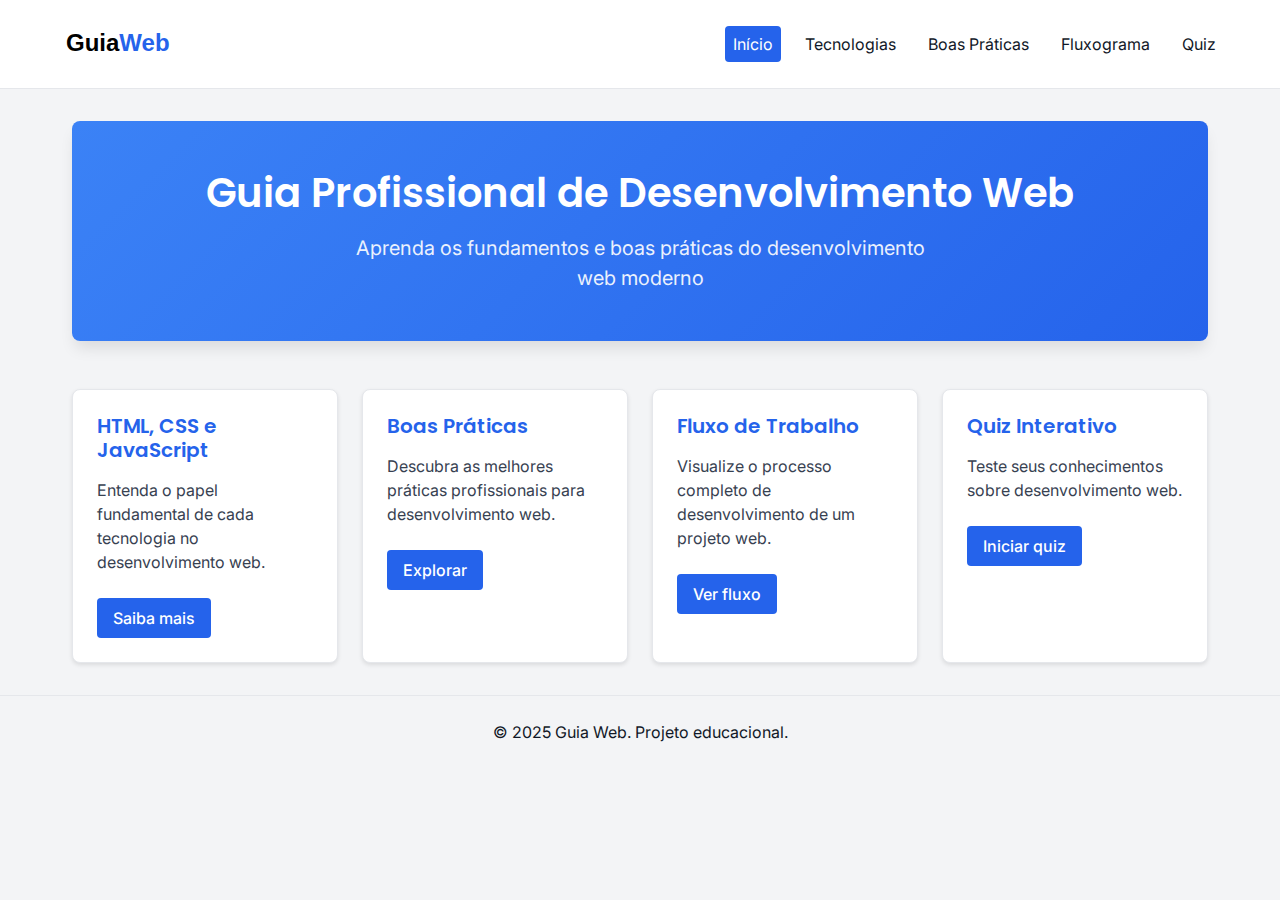
<file: index.html>
<!DOCTYPE html>
<html lang="pt-BR">
<head>
    <meta charset="UTF-8">
    <meta name="viewport" content="width=device-width, initial-scale=1.0">
    <title>Guia Profissional de Desenvolvimento Web</title>
    <link rel="stylesheet" href="css/styles.css">
    <link rel="preconnect" href="https://fonts.googleapis.com">
    <link rel="preconnect" href="https://fonts.gstatic.com" crossorigin>
    <link href="https://fonts.googleapis.com/css2?family=Inter:wght@400;500;600&family=Poppins:wght@500;600;700&display=swap" rel="stylesheet">
</head>
<body>
    <header class="header">
        <nav class="nav">
            <div class="logo">
                <img src="assets/logo.svg" alt="Logo Guia Web" class="logo-img">
            </div>
            <button class="theme-toggle" aria-label="Alternar tema">
                <svg class="theme-icon" viewBox="0 0 24 24"></svg>
            </button>
            <ul class="nav-links">
                <li><a href="index.html" class="active">Início</a></li>
                <li><a href="tecnologias.html">Tecnologias</a></li>
                <li><a href="boas-praticas.html">Boas Práticas</a></li>
                <li><a href="fluxo.html">Fluxograma</a></li>
                <li><a href="quiz.html">Quiz</a></li>
            </ul>
        </nav>
    </header>

    <main class="main">
        <section class="hero">
            <h1>Guia Profissional de Desenvolvimento Web</h1>
            <p>Aprenda os fundamentos e boas práticas do desenvolvimento web moderno</p>
        </section>

        <section class="cards">
            <article class="card">
                <h2>HTML, CSS e JavaScript</h2>
                <p>Entenda o papel fundamental de cada tecnologia no desenvolvimento web.</p>
                <a href="tecnologias.html" class="btn">Saiba mais</a>
            </article>

            <article class="card">
                <h2>Boas Práticas</h2>
                <p>Descubra as melhores práticas profissionais para desenvolvimento web.</p>
                <a href="boas-praticas.html" class="btn">Explorar</a>
            </article>

            <article class="card">
                <h2>Fluxo de Trabalho</h2>
                <p>Visualize o processo completo de desenvolvimento de um projeto web.</p>
                <a href="fluxo.html" class="btn">Ver fluxo</a>
            </article>

            <article class="card">
                <h2>Quiz Interativo</h2>
                <p>Teste seus conhecimentos sobre desenvolvimento web.</p>
                <a href="quiz.html" class="btn">Iniciar quiz</a>
            </article>
        </section>
    </main>

    <footer class="footer">
        <p>&copy; 2025 Guia Web. Projeto educacional.</p>
    </footer>

    <script type="module" src="js/app.js"></script>
</body>
</html>
</file>
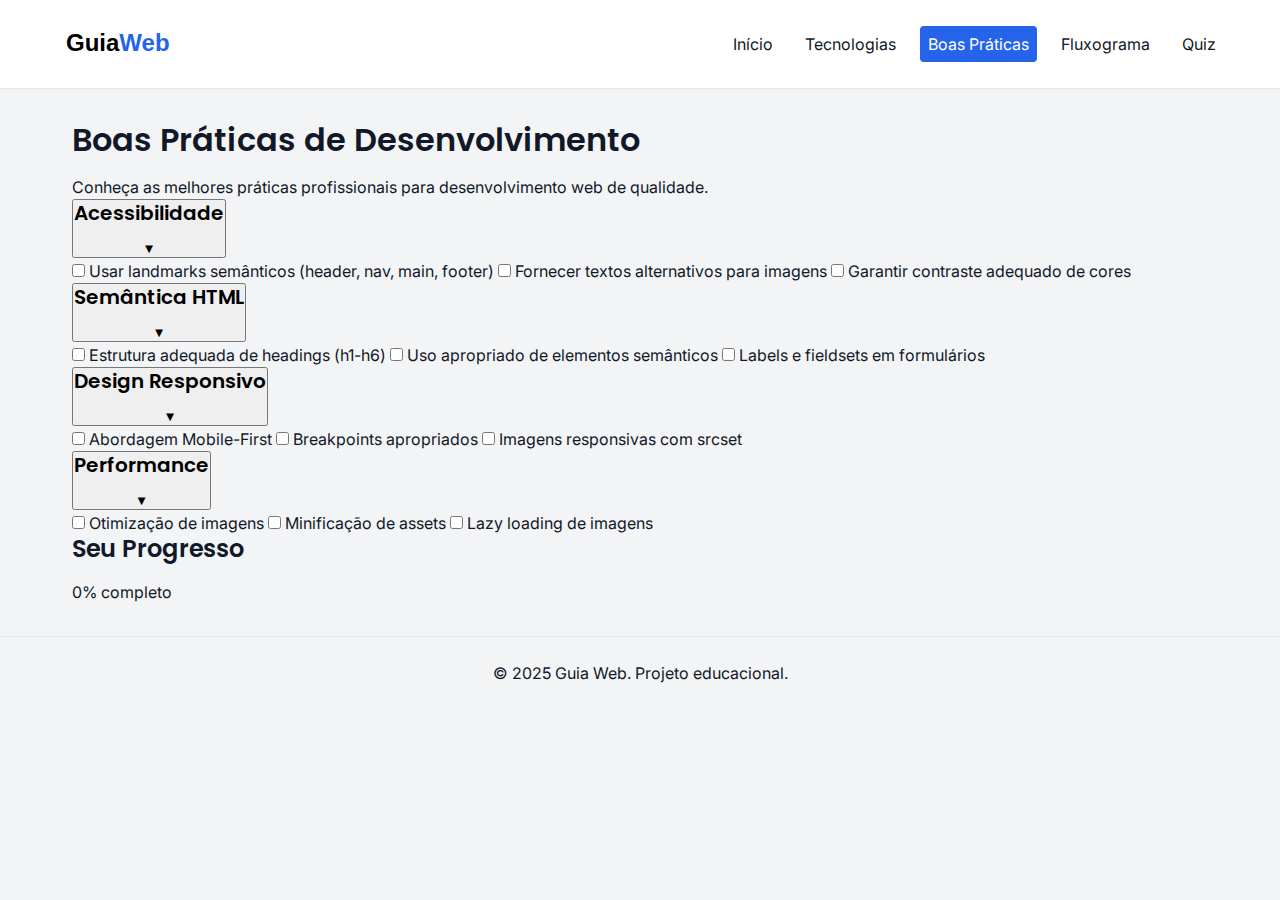
<file: boas-praticas.html>
<!DOCTYPE html>
<html lang="pt-BR">
<head>
    <meta charset="UTF-8">
    <meta name="viewport" content="width=device-width, initial-scale=1.0">
    <title>Boas Práticas | Guia Profissional de Desenvolvimento Web</title>
    <link rel="stylesheet" href="css/styles.css">
    <link href="https://fonts.googleapis.com/css2?family=Inter:wght@400;500;600&family=Poppins:wght@500;600;700&display=swap" rel="stylesheet">
</head>
<body>
    <header class="header">
        <nav class="nav">
            <div class="logo">
                <img src="assets/logo.svg" alt="Logo Guia Web" class="logo-img">
            </div>
            <button class="theme-toggle" aria-label="Alternar tema">
                <svg class="theme-icon" viewBox="0 0 24 24"></svg>
            </button>
            <ul class="nav-links">
                <li><a href="index.html">Início</a></li>
                <li><a href="tecnologias.html">Tecnologias</a></li>
                <li><a href="boas-praticas.html" class="active">Boas Práticas</a></li>
                <li><a href="fluxo.html">Fluxograma</a></li>
                <li><a href="quiz.html">Quiz</a></li>
            </ul>
        </nav>
    </header>

    <main class="main">
        <section class="practices-intro">
            <h1>Boas Práticas de Desenvolvimento</h1>
            <p>Conheça as melhores práticas profissionais para desenvolvimento web de qualidade.</p>
        </section>

        <section class="practices-content">
            <div class="accordion">
                <!-- Acessibilidade -->
                <div class="accordion-item">
                    <button class="accordion-header" aria-expanded="false">
                        <h2>Acessibilidade</h2>
                        <span class="accordion-icon">▼</span>
                    </button>
                    <div class="accordion-content">
                        <div class="checklist">
                            <label class="checklist-item">
                                <input type="checkbox" name="a11y" value="landmarks">
                                Usar landmarks semânticos (header, nav, main, footer)
                            </label>
                            <label class="checklist-item">
                                <input type="checkbox" name="a11y" value="alt">
                                Fornecer textos alternativos para imagens
                            </label>
                            <label class="checklist-item">
                                <input type="checkbox" name="a11y" value="contrast">
                                Garantir contraste adequado de cores
                            </label>
                        </div>
                    </div>
                </div>

                <!-- Semântica -->
                <div class="accordion-item">
                    <button class="accordion-header" aria-expanded="false">
                        <h2>Semântica HTML</h2>
                        <span class="accordion-icon">▼</span>
                    </button>
                    <div class="accordion-content">
                        <div class="checklist">
                            <label class="checklist-item">
                                <input type="checkbox" name="semantic" value="headings">
                                Estrutura adequada de headings (h1-h6)
                            </label>
                            <label class="checklist-item">
                                <input type="checkbox" name="semantic" value="elements">
                                Uso apropriado de elementos semânticos
                            </label>
                            <label class="checklist-item">
                                <input type="checkbox" name="semantic" value="forms">
                                Labels e fieldsets em formulários
                            </label>
                        </div>
                    </div>
                </div>

                <!-- Responsividade -->
                <div class="accordion-item">
                    <button class="accordion-header" aria-expanded="false">
                        <h2>Design Responsivo</h2>
                        <span class="accordion-icon">▼</span>
                    </button>
                    <div class="accordion-content">
                        <div class="checklist">
                            <label class="checklist-item">
                                <input type="checkbox" name="responsive" value="mobile">
                                Abordagem Mobile-First
                            </label>
                            <label class="checklist-item">
                                <input type="checkbox" name="responsive" value="breakpoints">
                                Breakpoints apropriados
                            </label>
                            <label class="checklist-item">
                                <input type="checkbox" name="responsive" value="images">
                                Imagens responsivas com srcset
                            </label>
                        </div>
                    </div>
                </div>

                <!-- Performance -->
                <div class="accordion-item">
                    <button class="accordion-header" aria-expanded="false">
                        <h2>Performance</h2>
                        <span class="accordion-icon">▼</span>
                    </button>
                    <div class="accordion-content">
                        <div class="checklist">
                            <label class="checklist-item">
                                <input type="checkbox" name="performance" value="images">
                                Otimização de imagens
                            </label>
                            <label class="checklist-item">
                                <input type="checkbox" name="performance" value="minify">
                                Minificação de assets
                            </label>
                            <label class="checklist-item">
                                <input type="checkbox" name="performance" value="lazy">
                                Lazy loading de imagens
                            </label>
                        </div>
                    </div>
                </div>
            </div>
        </section>

        <section class="progress-section">
            <h2>Seu Progresso</h2>
            <div class="progress-bar">
                <div class="progress-fill" style="width: 0%"></div>
            </div>
            <p class="progress-text">0% completo</p>
        </section>
    </main>

    <footer class="footer">
        <p>&copy; 2025 Guia Web. Projeto educacional.</p>
    </footer>

    <script type="module" src="js/app.js"></script>
</body>
</html>
</file>
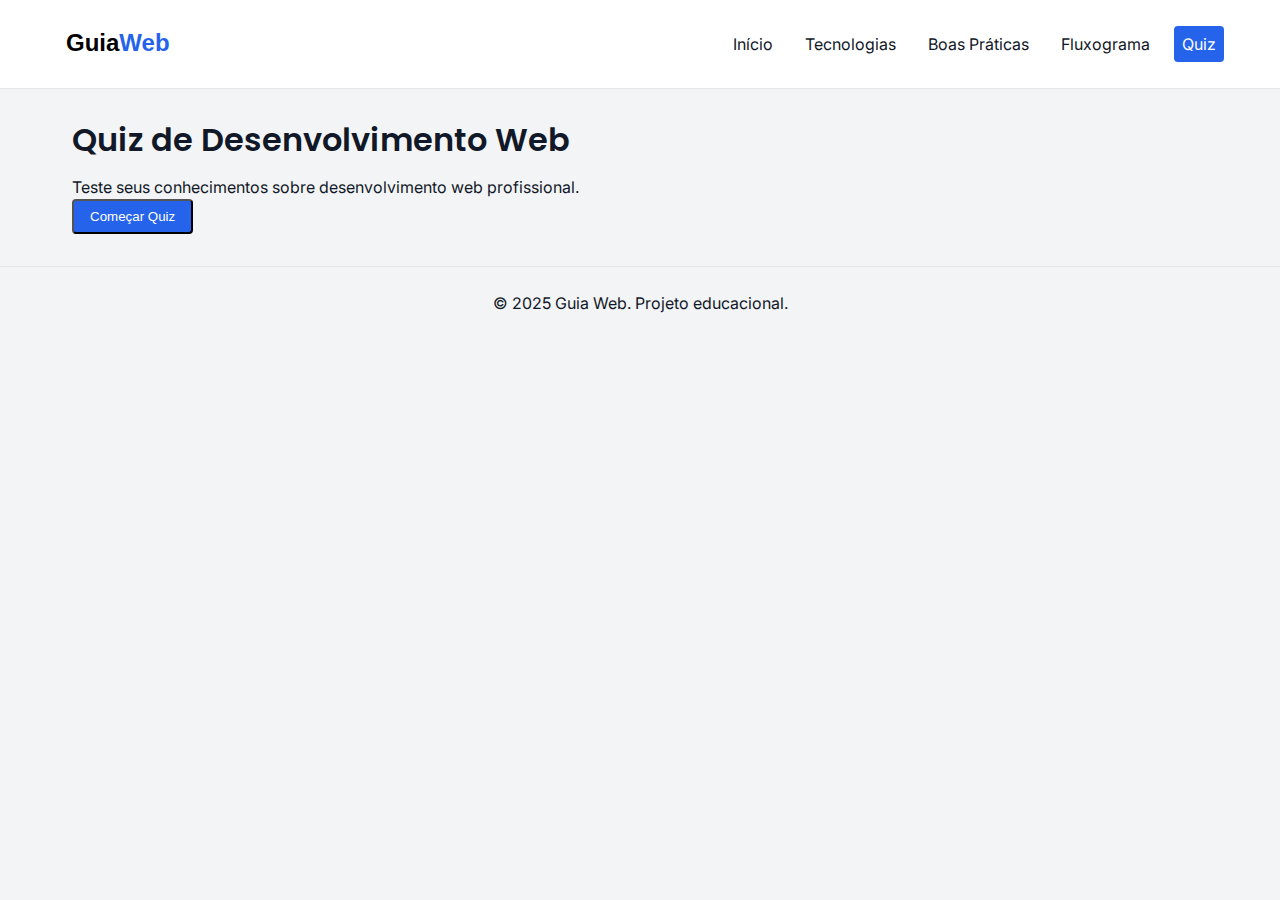
<file: quiz.html>
<!DOCTYPE html>
<html lang="pt-BR">
<head>
    <meta charset="UTF-8">
    <meta name="viewport" content="width=device-width, initial-scale=1.0">
    <title>Quiz | Guia Profissional de Desenvolvimento Web</title>
    <link rel="stylesheet" href="css/styles.css">
    <link href="https://fonts.googleapis.com/css2?family=Inter:wght@400;500;600&family=Poppins:wght@500;600;700&display=swap" rel="stylesheet">
</head>
<body>
    <header class="header">
        <nav class="nav">
            <div class="logo">
                <img src="assets/logo.svg" alt="Logo Guia Web" class="logo-img">
            </div>
            <button class="theme-toggle" aria-label="Alternar tema">
                <svg class="theme-icon" viewBox="0 0 24 24"></svg>
            </button>
            <ul class="nav-links">
                <li><a href="index.html">Início</a></li>
                <li><a href="tecnologias.html">Tecnologias</a></li>
                <li><a href="boas-praticas.html">Boas Práticas</a></li>
                <li><a href="fluxo.html">Fluxograma</a></li>
                <li><a href="quiz.html" class="active">Quiz</a></li>
            </ul>
        </nav>
    </header>

    <main class="main">
        <section class="quiz-intro">
            <h1>Quiz de Desenvolvimento Web</h1>
            <p>Teste seus conhecimentos sobre desenvolvimento web profissional.</p>
            <button id="start-quiz" class="btn">Começar Quiz</button>
        </section>

        <section id="quiz-container" class="quiz-container" style="display: none;">
            <div class="quiz-progress">
                <div class="progress-bar">
                    <div class="progress-fill"></div>
                </div>
                <p class="question-counter">Questão <span id="current-question">1</span> de <span id="total-questions">10</span></p>
            </div>

            <div class="question-container">
                <h2 id="question-text">Carregando questão...</h2>
                <div id="options-container" class="options-container">
                    <!-- Options will be inserted here via JavaScript -->
                </div>
            </div>

            <div class="quiz-controls">
                <button id="prev-question" class="btn" disabled>Anterior</button>
                <button id="next-question" class="btn" disabled>Próxima</button>
                <button id="submit-quiz" class="btn" style="display: none;">Finalizar</button>
            </div>
        </section>

        <section id="results-container" class="results-container" style="display: none;">
            <h2>Resultados do Quiz</h2>
            <div class="score-container">
                <div class="score-circle">
                    <span id="final-score">0</span>%
                </div>
                <p>Acertos</p>
            </div>

            <div class="review-container">
                <h3>Revisão das Respostas</h3>
                <div id="answers-review">
                    <!-- Review items will be inserted here via JavaScript -->
                </div>
            </div>

            <button id="restart-quiz" class="btn">Tentar Novamente</button>
        </section>
    </main>

    <footer class="footer">
        <p>&copy; 2025 Guia Web. Projeto educacional.</p>
    </footer>

    <script type="module" src="js/app.js"></script>
</body>
</html>
</file>
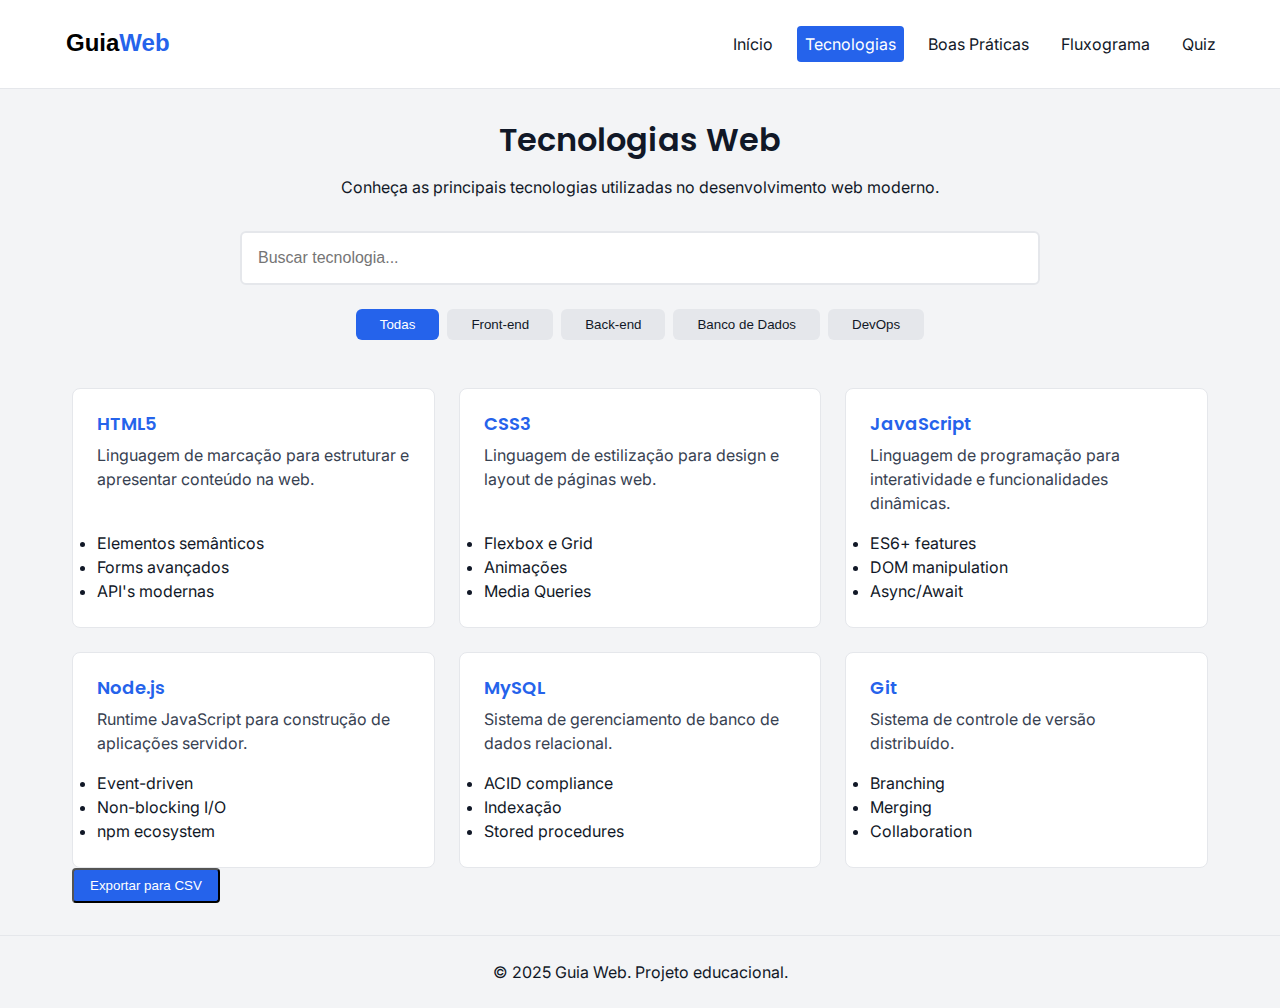
<file: tecnologias.html>
<!DOCTYPE html>
<html lang="pt-BR">
<head>
    <meta charset="UTF-8">
    <meta name="viewport" content="width=device-width, initial-scale=1.0">
    <title>Tecnologias Web | Guia Profissional de Desenvolvimento Web</title>
    <link rel="stylesheet" href="css/styles.css">
    <link href="https://fonts.googleapis.com/css2?family=Inter:wght@400;500;600&family=Poppins:wght@500;600;700&display=swap" rel="stylesheet">
</head>
<body>
    <header class="header">
        <nav class="nav">
            <div class="logo">
                <img src="assets/logo.svg" alt="Logo Guia Web" class="logo-img">
            </div>
            <button class="theme-toggle" aria-label="Alternar tema">
                <svg class="theme-icon" viewBox="0 0 24 24"></svg>
            </button>
            <ul class="nav-links">
                <li><a href="index.html">Início</a></li>
                <li><a href="tecnologias.html" class="active">Tecnologias</a></li>
                <li><a href="boas-praticas.html">Boas Práticas</a></li>
                <li><a href="fluxo.html">Fluxograma</a></li>
                <li><a href="quiz.html">Quiz</a></li>
            </ul>
        </nav>
    </header>

    <main class="main">
        <section class="tech-intro">
            <h1>Tecnologias Web</h1>
            <p>Conheça as principais tecnologias utilizadas no desenvolvimento web moderno.</p>
            
            <div class="tech-filters">
                <input type="text" id="tech-search" placeholder="Buscar tecnologia..." class="search-input">
                <div class="filter-buttons">
                    <button data-filter="all" class="filter-btn active">Todas</button>
                    <button data-filter="frontend" class="filter-btn">Front-end</button>
                    <button data-filter="backend" class="filter-btn">Back-end</button>
                    <button data-filter="database" class="filter-btn">Banco de Dados</button>
                    <button data-filter="devops" class="filter-btn">DevOps</button>
                </div>
            </div>
        </section>

        <section class="tech-grid">
            <!-- Front-end -->
            <article class="tech-card" data-category="frontend">
                <h3>HTML5</h3>
                <p>Linguagem de marcação para estruturar e apresentar conteúdo na web.</p>
                <ul class="tech-features">
                    <li>Elementos semânticos</li>
                    <li>Forms avançados</li>
                    <li>API's modernas</li>
                </ul>
            </article>

            <article class="tech-card" data-category="frontend">
                <h3>CSS3</h3>
                <p>Linguagem de estilização para design e layout de páginas web.</p>
                <ul class="tech-features">
                    <li>Flexbox e Grid</li>
                    <li>Animações</li>
                    <li>Media Queries</li>
                </ul>
            </article>

            <article class="tech-card" data-category="frontend">
                <h3>JavaScript</h3>
                <p>Linguagem de programação para interatividade e funcionalidades dinâmicas.</p>
                <ul class="tech-features">
                    <li>ES6+ features</li>
                    <li>DOM manipulation</li>
                    <li>Async/Await</li>
                </ul>
            </article>

            <!-- Back-end -->
            <article class="tech-card" data-category="backend">
                <h3>Node.js</h3>
                <p>Runtime JavaScript para construção de aplicações servidor.</p>
                <ul class="tech-features">
                    <li>Event-driven</li>
                    <li>Non-blocking I/O</li>
                    <li>npm ecosystem</li>
                </ul>
            </article>

            <!-- Databases -->
            <article class="tech-card" data-category="database">
                <h3>MySQL</h3>
                <p>Sistema de gerenciamento de banco de dados relacional.</p>
                <ul class="tech-features">
                    <li>ACID compliance</li>
                    <li>Indexação</li>
                    <li>Stored procedures</li>
                </ul>
            </article>

            <!-- DevOps -->
            <article class="tech-card" data-category="devops">
                <h3>Git</h3>
                <p>Sistema de controle de versão distribuído.</p>
                <ul class="tech-features">
                    <li>Branching</li>
                    <li>Merging</li>
                    <li>Collaboration</li>
                </ul>
            </article>
        </section>

        <button id="export-btn" class="btn">Exportar para CSV</button>
    </main>

    <footer class="footer">
        <p>&copy; 2025 Guia Web. Projeto educacional.</p>
    </footer>

    <script type="module" src="js/app.js"></script>
</body>
</html>
</file>
<file: css/styles.css>
:root {
    /* Light theme colors */
    --color-primary: #2563EB;
    --color-primary-light: #3B82F6;
    --color-primary-dark: #1D4ED8;
    --color-secondary: #10B981;
    --color-secondary-light: #34D399;
    --color-secondary-dark: #059669;
    --color-text: #111827;
    --color-text-light: #374151;
    --color-background: #F3F4F6;
    --color-background-alt: #E5E7EB;
    --color-border: #E5E7EB;
    --color-card-bg: #FFFFFF;
    --color-success: #22C55E;
    --color-error: #EF4444;
    --color-warning: #F59E0B;
    
    /* Spacing */
    --spacing-xs: 0.25rem;
    --spacing-sm: 0.5rem;
    --spacing-md: 1rem;
    --spacing-lg: 1.5rem;
    --spacing-xl: 2rem;
    --spacing-2xl: 3rem;
    
    /* Typography */
    --font-heading: 'Poppins', sans-serif;
    --font-body: 'Inter', sans-serif;
    --font-size-xs: 0.75rem;
    --font-size-sm: 0.875rem;
    --font-size-base: 1rem;
    --font-size-lg: 1.125rem;
    --font-size-xl: 1.25rem;
    --font-size-2xl: 1.5rem;
    --font-size-3xl: 1.875rem;
    
    /* Borders */
    --border-radius-sm: 0.25rem;
    --border-radius-md: 0.375rem;
    --border-radius-lg: 0.5rem;
    
    /* Shadows */
    --shadow-sm: 0 1px 2px 0 rgba(0, 0, 0, 0.05);
    --shadow-md: 0 4px 6px -1px rgba(0, 0, 0, 0.1);
    --shadow-lg: 0 10px 15px -3px rgba(0, 0, 0, 0.1);
    
    /* Transitions */
    --transition-fast: 150ms ease;
    --transition-normal: 300ms ease;
    --transition-slow: 500ms ease;
}

/* Dark theme colors */
[data-theme="dark"] {
    --color-primary: #3B82F6;
    --color-secondary: #34D399;
    --color-text: #F9FAFB;
    --color-background: #111827;
    --color-border: #374151;
    --color-card-bg: #1F2937;
}

/* Reset */
* {
    margin: 0;
    padding: 0;
    box-sizing: border-box;
}

body {
    font-family: var(--font-body);
    color: var(--color-text);
    background-color: var(--color-background);
    line-height: 1.5;
    transition: background-color 0.3s ease;
}

/* Typography */
h1, h2, h3, h4, h5, h6 {
    font-family: var(--font-heading);
    font-weight: 600;
    line-height: 1.2;
    margin-bottom: var(--spacing-md);
}

/* Header & Navigation */
.header {
    background-color: var(--color-card-bg);
    border-bottom: 1px solid var(--color-border);
    position: sticky;
    top: 0;
    z-index: 100;
}

.nav {
    max-width: 1200px;
    margin: 0 auto;
    padding: var(--spacing-md);
    display: flex;
    justify-content: space-between;
    align-items: center;
}

.nav-links {
    display: flex;
    gap: var(--spacing-md);
    list-style: none;
}

.nav-links a {
    color: var(--color-text);
    text-decoration: none;
    padding: var(--spacing-sm);
    border-radius: 4px;
    transition: background-color 0.3s ease;
}

.nav-links a:hover,
.nav-links a.active {
    background-color: var(--color-primary);
    color: white;
}

/* Main Content */
.main {
    max-width: 1200px;
    margin: 0 auto;
    padding: var(--spacing-xl);
}

.hero {
    text-align: center;
    padding: var(--spacing-2xl) var(--spacing-xl);
    background: linear-gradient(135deg, var(--color-primary-light), var(--color-primary));
    color: white;
    border-radius: var(--border-radius-lg);
    margin-bottom: var(--spacing-2xl);
    box-shadow: var(--shadow-lg);
}

.hero h1 {
    font-size: var(--font-size-3xl);
    margin-bottom: var(--spacing-lg);
    animation: fadeInDown 0.8s ease;
}

.hero p {
    font-size: var(--font-size-xl);
    opacity: 0.9;
    max-width: 600px;
    margin: 0 auto;
    animation: fadeInUp 0.8s ease 0.2s both;
}

.cards {
    display: grid;
    grid-template-columns: repeat(auto-fit, minmax(300px, 1fr));
    gap: var(--spacing-xl);
    margin-top: var(--spacing-2xl);
}

.card {
    background: var(--color-card-bg);
    padding: var(--spacing-xl);
    border-radius: var(--border-radius-lg);
    border: 1px solid var(--color-border);
    transition: transform var(--transition-normal), box-shadow var(--transition-normal);
    box-shadow: var(--shadow-sm);
}

.card:hover {
    transform: translateY(-4px);
    box-shadow: var(--shadow-lg);
}

.card h2 {
    color: var(--color-primary);
    font-size: var(--font-size-xl);
    margin-bottom: var(--spacing-md);
}

.card p {
    color: var(--color-text-light);
    margin-bottom: var(--spacing-lg);
}

.btn {
    display: inline-block;
    padding: var(--spacing-sm) var(--spacing-lg);
    background-color: var(--color-primary);
    color: white;
    text-decoration: none;
    border-radius: var(--border-radius-md);
    font-weight: 500;
    transition: background-color var(--transition-fast);
}

.btn:hover {
    background-color: var(--color-primary-dark);
}

.btn-secondary {
    background-color: var(--color-secondary);
}

.btn-secondary:hover {
    background-color: var(--color-secondary-dark);
}

/* Animations */
@keyframes fadeInDown {
    from {
        opacity: 0;
        transform: translateY(-20px);
    }
    to {
        opacity: 1;
        transform: translateY(0);
    }
}

@keyframes fadeInUp {
    from {
        opacity: 0;
        transform: translateY(20px);
    }
    to {
        opacity: 1;
        transform: translateY(0);
    }
}

/* Listas de features */
.feature-list {
    list-style: none;
    margin: var(--spacing-md) 0;
    padding-left: var(--spacing-md);
}

.feature-list li {
    position: relative;
    padding-left: var(--spacing-lg);
    margin-bottom: var(--spacing-sm);
    color: var(--color-text-light);
}

.feature-list li::before {
    content: "→";
    position: absolute;
    left: 0;
    color: var(--color-primary);
    font-weight: bold;
}

/* Acessibilidade */
.sr-only {
    position: absolute;
    width: 1px;
    height: 1px;
    padding: 0;
    margin: -1px;
    overflow: hidden;
    clip: rect(0, 0, 0, 0);
    border: 0;
}

:focus {
    outline: 2px solid var(--color-primary);
    outline-offset: 2px;
}

/* Página de Tecnologias */
.tech-intro {
    text-align: center;
    margin-bottom: var(--spacing-2xl);
}

.tech-filters {
    max-width: 800px;
    margin: var(--spacing-xl) auto;
}

.search-input {
    width: 100%;
    padding: var(--spacing-md);
    border: 2px solid var(--color-border);
    border-radius: var(--border-radius-md);
    font-size: var(--font-size-base);
    background-color: var(--color-card-bg);
    color: var(--color-text);
    transition: border-color var(--transition-fast);
    margin-bottom: var(--spacing-lg);
}

.search-input:focus {
    border-color: var(--color-primary);
    outline: none;
}

.filter-buttons {
    display: flex;
    flex-wrap: wrap;
    gap: var(--spacing-sm);
    justify-content: center;
}

.filter-btn {
    padding: var(--spacing-sm) var(--spacing-lg);
    border: none;
    border-radius: var(--border-radius-md);
    background-color: var(--color-background-alt);
    color: var(--color-text);
    cursor: pointer;
    transition: all var(--transition-fast);
    font-weight: 500;
}

.filter-btn:hover {
    background-color: var(--color-primary-light);
    color: white;
}

.filter-btn.active {
    background-color: var(--color-primary);
    color: white;
}

.tech-grid {
    display: grid;
    grid-template-columns: repeat(auto-fill, minmax(280px, 1fr));
    gap: var(--spacing-lg);
    margin-top: var(--spacing-xl);
}

.tech-card {
    background: var(--color-card-bg);
    border-radius: var(--border-radius-lg);
    padding: var(--spacing-lg);
    border: 1px solid var(--color-border);
    transition: all var(--transition-normal);
    display: flex;
    flex-direction: column;
    animation: fadeIn 0.5s ease;
}

.tech-card:hover {
    transform: translateY(-4px);
    box-shadow: var(--shadow-lg);
    border-color: var(--color-primary);
}

.tech-card h3 {
    color: var(--color-primary);
    margin-bottom: var(--spacing-sm);
    font-size: var(--font-size-lg);
}

.tech-card p {
    color: var(--color-text-light);
    flex-grow: 1;
    margin-bottom: var(--spacing-md);
}

.tech-card .tech-tags {
    display: flex;
    gap: var(--spacing-xs);
    flex-wrap: wrap;
}

.tech-tag {
    font-size: var(--font-size-xs);
    padding: var(--spacing-xs) var(--spacing-sm);
    background-color: var(--color-background-alt);
    color: var(--color-text-light);
    border-radius: var(--border-radius-sm);
}

@keyframes fadeIn {
    from {
        opacity: 0;
        transform: translateY(10px);
    }
    to {
        opacity: 1;
        transform: translateY(0);
    }
}

/* Estados de feedback */
.searching .search-input {
    box-shadow: var(--shadow-md);
    border-color: var(--color-primary);
}

.tech-card.hide {
    display: none;
}

.tech-card.show {
    display: block;
    animation: fadeIn 0.5s ease forwards;
}

/* Loading states */
.loading {
    position: relative;
}

.loading::after {
    content: '';
    position: absolute;
    top: 50%;
    left: 50%;
    transform: translate(-50%, -50%);
    width: 2rem;
    height: 2rem;
    border: 3px solid var(--color-background-alt);
    border-top-color: var(--color-primary);
    border-radius: 50%;
    animation: spin 1s infinite linear;
}

@keyframes spin {
    to {
        transform: translate(-50%, -50%) rotate(360deg);
    }
}

/* Tooltip */
[data-tooltip] {
    position: relative;
    cursor: help;
}

[data-tooltip]::after {
    content: attr(data-tooltip);
    position: absolute;
    bottom: 100%;
    left: 50%;
    transform: translateX(-50%);
    padding: var(--spacing-sm) var(--spacing-md);
    background-color: var(--color-text);
    color: white;
    font-size: var(--font-size-sm);
    border-radius: var(--border-radius-sm);
    white-space: nowrap;
    opacity: 0;
    visibility: hidden;
    transition: all var(--transition-fast);
}

[data-tooltip]:hover::after {
    opacity: 1;
    visibility: visible;
}

/* Responsividade */
@media (max-width: 768px) {
    .nav {
        flex-direction: column;
        padding: var(--spacing-sm);
    }
    
    .nav-links {
        flex-direction: column;
        width: 100%;
        margin-top: var(--spacing-md);
    }
    
    .hero {
        padding: var(--spacing-xl) var(--spacing-lg);
    }
    
    .hero h1 {
        font-size: var(--font-size-2xl);
    }
    
    .hero p {
        font-size: var(--font-size-lg);
    }
    
    .cards {
        grid-template-columns: 1fr;
        gap: var(--spacing-lg);
    }
}

.hero {
    text-align: center;
    margin-bottom: var(--spacing-xl);
}

.hero h1 {
    font-size: 2.5rem;
    margin-bottom: var(--spacing-md);
}

/* Cards */
.cards {
    display: grid;
    grid-template-columns: repeat(auto-fit, minmax(250px, 1fr));
    gap: var(--spacing-lg);
}

.card {
    background-color: var(--color-card-bg);
    border-radius: 8px;
    padding: var(--spacing-lg);
    box-shadow: 0 2px 4px rgba(0, 0, 0, 0.1);
    transition: transform 0.3s ease;
}

.card:hover {
    transform: translateY(-4px);
}

/* Buttons */
.btn {
    display: inline-block;
    padding: var(--spacing-sm) var(--spacing-md);
    background-color: var(--color-primary);
    color: white;
    text-decoration: none;
    border-radius: 4px;
    transition: background-color 0.3s ease;
}

.btn:hover {
    background-color: var(--color-secondary);
}

/* Theme Toggle */
.theme-toggle {
    background: none;
    border: none;
    cursor: pointer;
    padding: var(--spacing-sm);
}

.theme-icon {
    width: 24px;
    height: 24px;
    fill: var(--color-text);
}

/* Footer */
.footer {
    text-align: center;
    padding: var(--spacing-lg);
    border-top: 1px solid var(--color-border);
    margin-top: auto;
}

/* Responsive Design */
@media (max-width: 768px) {
    .nav-links {
        display: none;
    }
    
    .hero h1 {
        font-size: 2rem;
    }
    
    .main {
        padding: var(--spacing-md);
    }
}

/* Accessibility */
:focus {
    outline: 2px solid var(--color-primary);
    outline-offset: 2px;
}

.sr-only {
    position: absolute;
    width: 1px;
    height: 1px;
    padding: 0;
    margin: -1px;
    overflow: hidden;
    clip: rect(0, 0, 0, 0);
    white-space: nowrap;
    border: 0;
}
</file>
